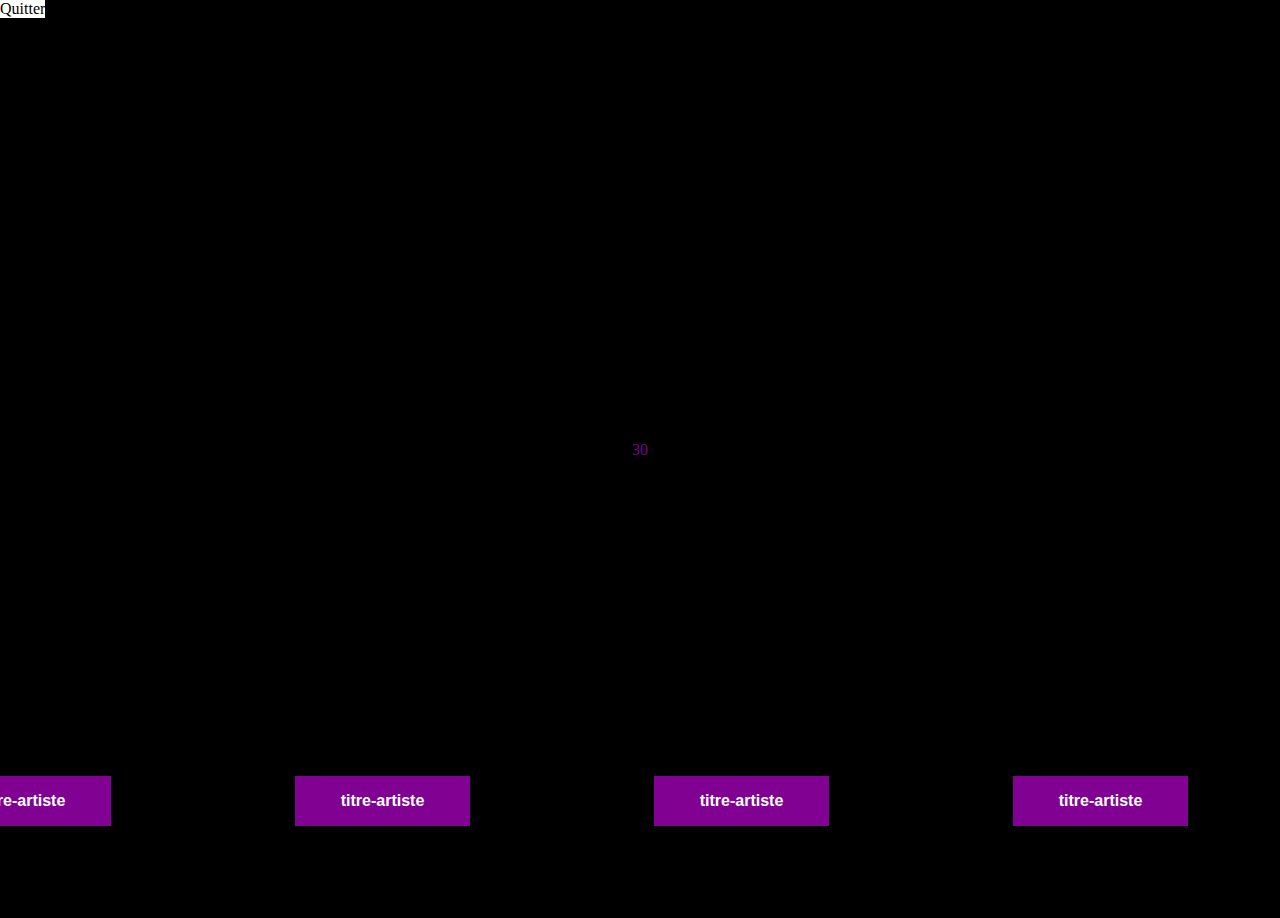
<file: homepage.html>
<!DOCTYPE html>
<html lang="en">

<head>
    <meta charset="UTF-8">
    <meta name="viewport" content="width=device-width, initial-scale=1.0">
    <link rel="stylesheet" href="homepage.css">
    <title>HomePage</title>
</head>

<body>

    <div class="exit-button">
        <button>Quitter</button>
    </div>
    <div class="chronometer">
        <span id="countdown">30</span> 
    </div>
    <div class="first-container">
        <a href="#">
            <div class="first-button">
                <p>
                    titre-artiste
                </p>
            </div>
        </a>
        <a href="#">
            <div class="second-button">
                <p>
                    titre-artiste
                </p>
            </div>
        </a>
        <a href="#">
            <div class="third-button">
                <p>
                    titre-artiste
                </p>
            </div>
        </a>
        <a href="#">
            <div class="fourth-button">
                <p>
                    titre-artiste
                </p>
            </div>
        </a>
    </div>
    <div class="container">
    </div>
    <script src="script.js"></script>
</body>

</html>
</file>
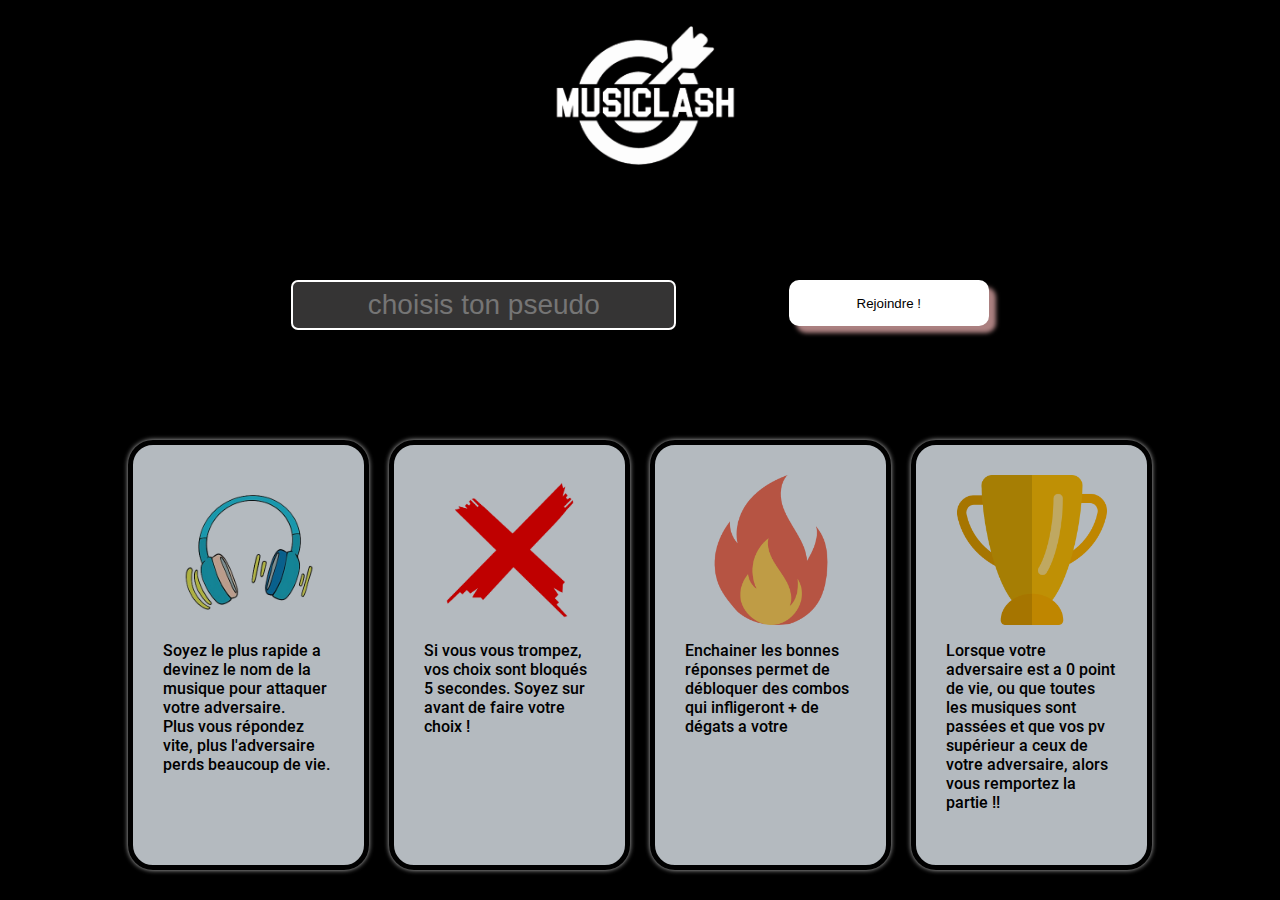
<file: joiningroom.html>
<!DOCTYPE html>
<html lang="en">
<head>
    <meta charset="UTF-8">
    <meta name="viewport" content="width=device-width, initial-scale=1.0">
    <link href="joiningroom.css" rel="stylesheet" />
    <title>Document</title>
</head>
<body>

    <header> <img src="logoblanc-removebg-preview 1.png" class="logoblancjoiningroom"> </header>
    
    <div class="labelandjoin">
    <label class="pseudoandjoin"> <input type="text" class="pseudoinput" placeholder="choisis ton pseudo"> <button class="buttonjoin"> Rejoindre !</button> </label>
    <div class="reglesjoin">

        <div class="regles regles1">
            <img src="casques.png" class="casque">
            <p> Soyez le plus rapide a devinez le nom de la musique pour attaquer votre adversaire. <br> Plus vous répondez vite, plus l'adversaire perds beaucoup de vie. </p>


        </div>
        <div class="regles regles2">
            <img src="vecteezy_red-cross-mark-on-transparent-background_17178056_166.png" class="croix">
            <p> Si vous vous trompez, vos choix sont bloqués 5 secondes. Soyez sur avant de faire votre choix ! </p>

        </div>
        <div class="regles regles3">
            <img src="426833.png" class="flamme"> <P>Enchainer les bonnes réponses permet de débloquer des combos qui infligeront + de dégats a votre</P>
        </div>
        <div class="regles regles4">
            <img src="3179856.png" class="trophée">
            <p> Lorsque votre adversaire est a 0 point de vie, ou que toutes les musiques sont passées et que vos pv supérieur a ceux de votre adversaire, alors vous remportez la partie !!  </p>
        </div>
    </div>
    
</div>

</body>
</html>
</file>
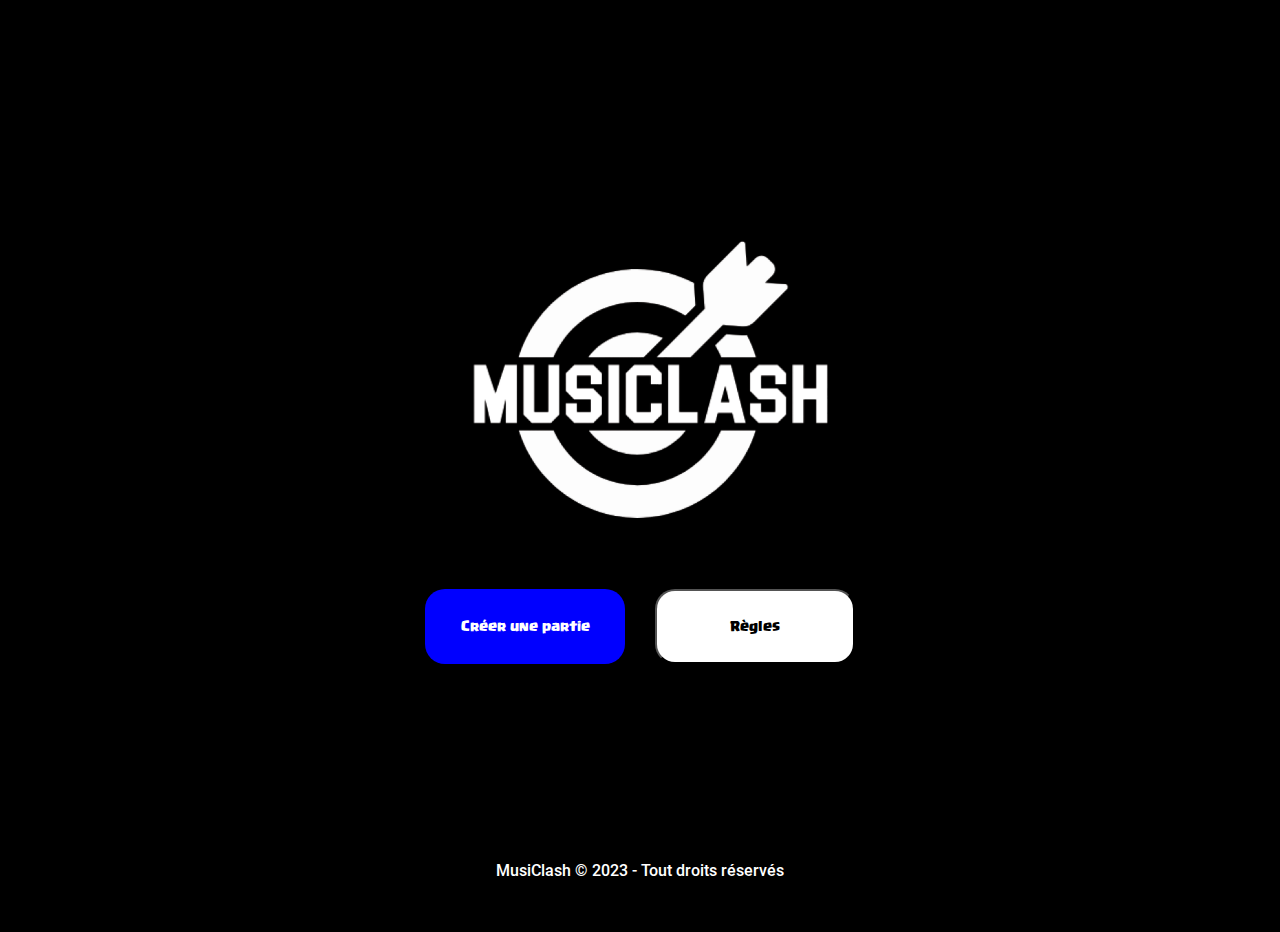
<file: menu.html>
<!DOCTYPE html>
<html lang="en">

<head>
    <meta charset="UTF-8">
    <meta name="viewport" content="width=device-width, initial-scale=1.0">
    <link rel="stylesheet" href="menu.css">
    <title>Index</title>
</head>

<body>
    <div class="indexpage">
        <img src="logohackaton.png" id="logo-index">

        <div class="buttons-index">

            <button class="roomcreate"> Créer une partie</button>
            <button class="reglesindex"> Règles </button>
        </div>
    </div>
    <footer>
        <p>MusiClash © 2023 - Tout droits réservés</p>
    </footer>
</body>

</html>
</file>
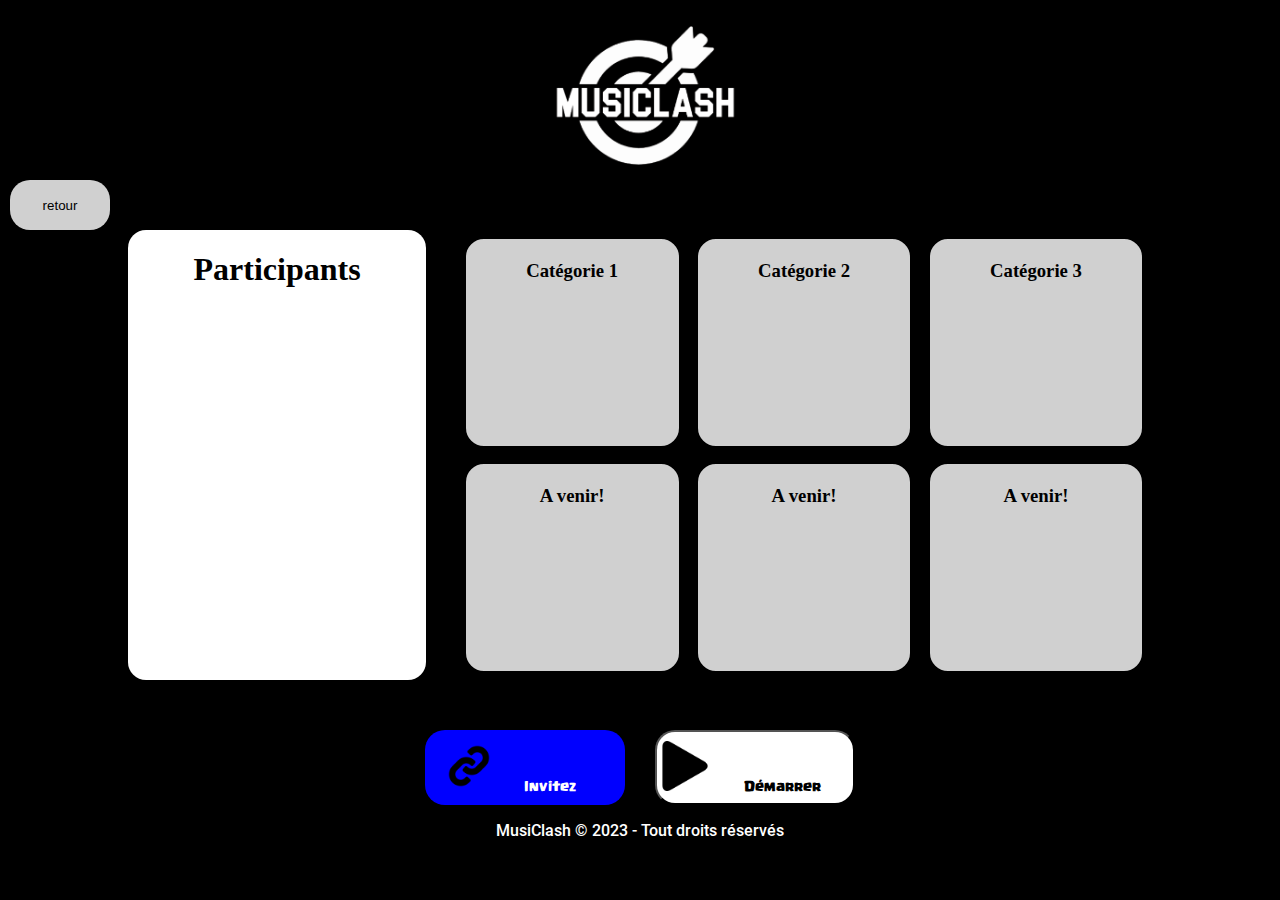
<file: pages/creationroom.html>
<!DOCTYPE html>
<html lang="en">
<head>
    <meta charset="UTF-8">
    <meta name="viewport" content="width=device-width, initial-scale=1.0">
    <link href="../styles/creationroom.css" rel="stylesheet" />
    <title>Document</title>
</head>
<body>

    <header> <img src="../images/logoblanc-removebg-preview 1.png" class="logoblancjoiningroom"> </header>
    <button class="return"> retour</button>
    <div class="categoriesparticipants">
        <div class="participants">
            <h1> Participants </h1>
        </div>
 

  <div class="categoriesContainer">
    <div class="flex-items"><h3>Catégorie 1</h3></div>
    <div class="flex-items"><h3>Catégorie 2</h3></div>
    <div class="flex-items"><h3>Catégorie 3</h3></div>
    <div class="flex-items"><h3>A venir!</h3></div>
    <div class="flex-items"><h3>A venir!</h3></div>
    <div class="flex-items"><h3>A venir!</h3></div>
 </div>
</div> 
  
<div class="buttons-index">

    <button class=" invitez"> <img src="../images/link.png" class="link">Invitez</button>
    <button class="demarrer"> <img src="../images/play-button-arrowhead.png" class="play"> Démarrer </button>
</div>

<footer> <p>MusiClash  © 2023 - Tout droits réservés</p></footer>


</body>
</html>
</file>
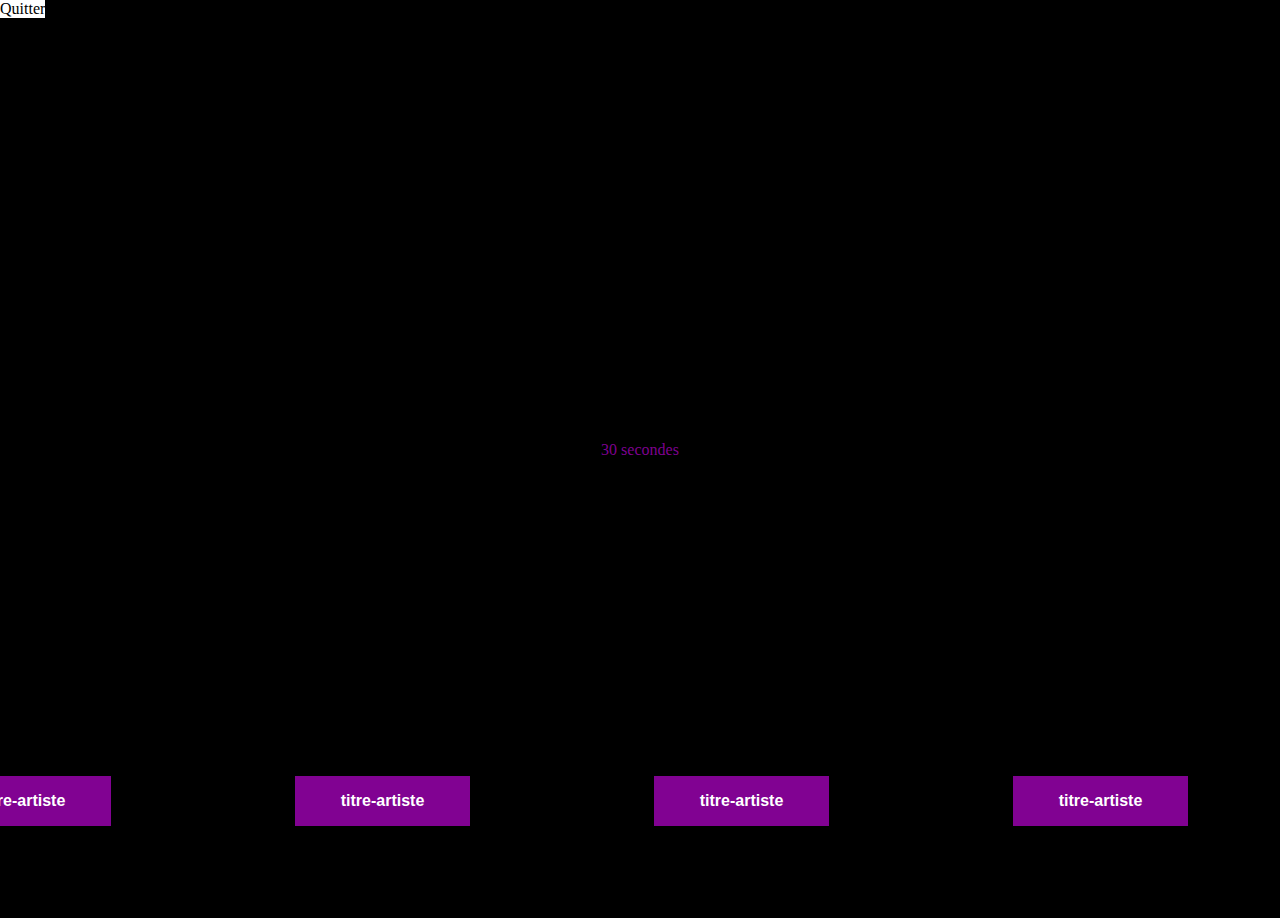
<file: pages/homepage.html>
<!DOCTYPE html>
<html lang="en">

<head>
    <meta charset="UTF-8">
    <meta name="viewport" content="width=device-width, initial-scale=1.0">
    <link rel="stylesheet" href="../styles/homepage.css">
    <title>HomePage</title>
</head>

<body>

    <div class="exit-button">
        <button>Quitter</button>
    </div>
    <div class="chronometer">
        <span id="countdown">30</span> 
    </div>
    <div class="first-container">
        <a href="#">
            <div class="first-button">
                <p>
                    titre-artiste
                </p>
            </div>
        </a>
        <a href="#">
            <div class="second-button">
                <p>
                    titre-artiste
                </p>
            </div>
        </a>
        <a href="#">
            <div class="third-button">
                <p>
                    titre-artiste
                </p>
            </div>
        </a>
        <a href="#">
            <div class="fourth-button">
                <p>
                    titre-artiste
                </p>
            </div>
        </a>
    </div>
    <div class="container">
    </div>
    <script src="../script/homepage.js"></script>
</body>

</html>
</file>
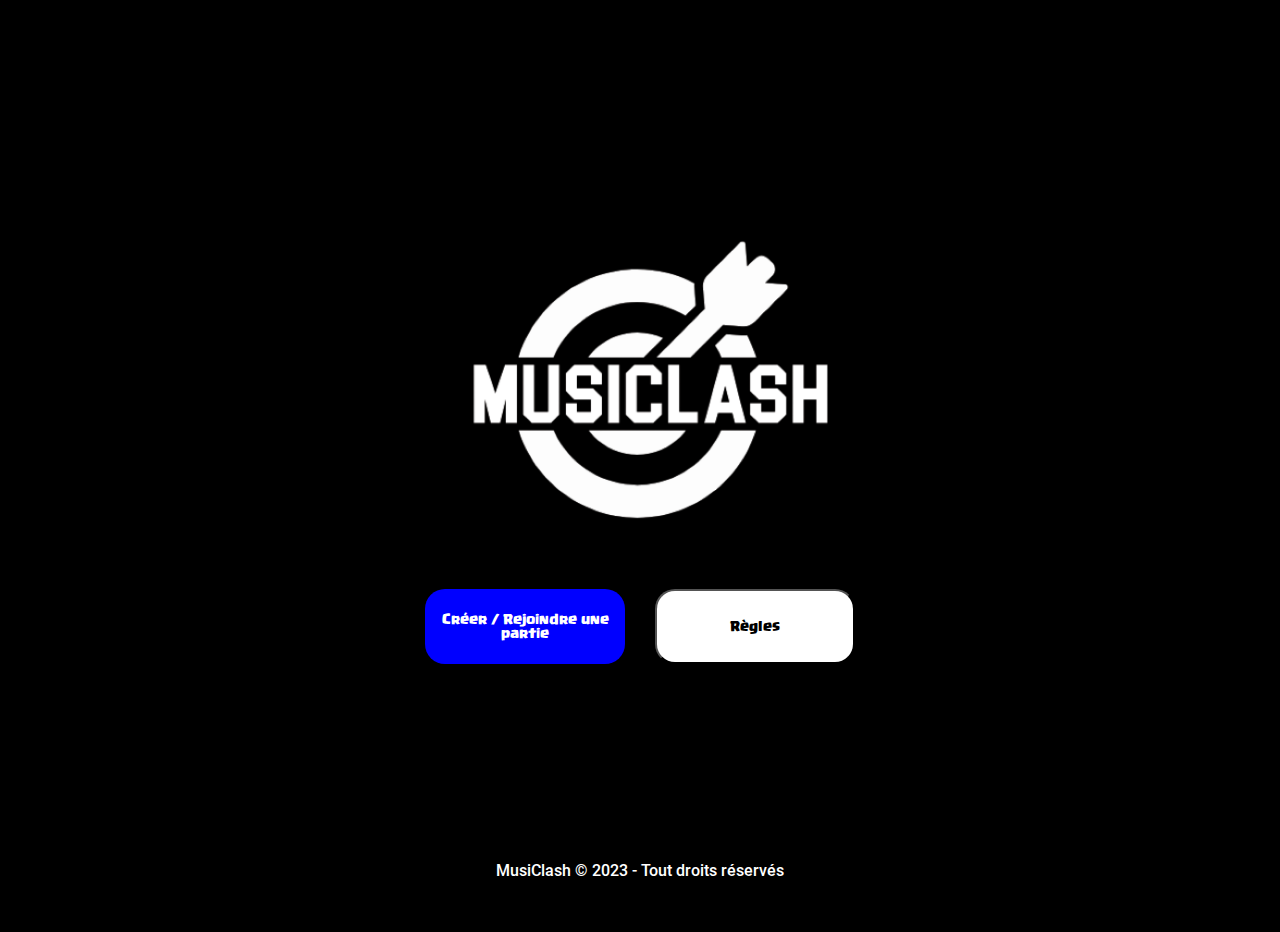
<file: pages/menu.html>
<!DOCTYPE html>
<html lang="en">

<head>
    <meta charset="UTF-8">
    <meta name="viewport" content="width=device-width, initial-scale=1.0">
    <link rel="stylesheet" href="../styles/menu.css">
    <title>Index</title>
</head>

<body>
    <div class="indexpage">
        <img src="../images/logoblanc-removebg-preview 1.png" id="logo-index">

        <div class="buttons-index">

            <button class="roomcreate"> Créer / Rejoindre une partie</button>
            <button class="reglesindex"> Règles </button>
        </div>
    </div>
    <footer>
        <p>MusiClash © 2023 - Tout droits réservés</p>
    </footer>
</body>

</html>
</file>
<file: homepage.css>
* {
    margin: 0;
    padding: 0;
    
}

body {
    background-color: rgb(0, 0, 0);
}

.first-container {
    display: flex;
    justify-content: end;
    align-items: end;
    height: 100vh;
}

.container {
    margin: auto;
    width: 50%;
    height: 100%;
    display: flex;
    grid-template-columns: 1fr 1fr 1fr 1fr 1fr;
}

p {
    line-height: 50px;
    text-decoration: none;
    font-family: sans-serif;
    font-weight: 600;
    text-align: center;
    color: rgb(255, 255, 255);
}

#countdown {
    display: flex;
    justify-content: center;
    align-items: center;
    width: 100%;
    height: 100%;
    color: hwb(293 1% 17% / 0.689);
}

a {
    display: flex;
    text-decoration: none;
    width: 100vh;
    
    color: rgb(0, 0, 0);
    border-radius: 50%;
    margin: 10vh;
    margin-top: 100px;

    text-align: center;
    transition: 0.5s;

}

@media (max-width: 1000px) {
    .container {
        margin-top: 60px;
        transform: translateX(25px);
        display: grid;
        grid-template-columns: 1fr;
        grid-template-rows: auto;
        width: 70%;
        height: 700px;
    }
}

.first-button,
.second-button,
.third-button,
.fourth-button {
    width: 175px;
    height: 50px;
    background-color: hwb(293 1% 17% / 0.689);
    border: 2px black solid;
    position: relative;
    overflow: hidden;
}

.fourth-button {
    z-index: 1;
}

.chronometer{
    position: absolute;
    top: 0;
    left: 0;
    width: 100%;
    height: 100%;
    display: flex;
    justify-content: center;
    align-items: center;
    transition: 0.5s;


}

exit-button {
    position: absolute;
    top: 50px;
    left: 50%;
    transform: translateX(-50%);
    background-color: red;
    padding: 10px 20px;
    border: none;
    border-radius: 5px;
    color: white;
    cursor: pointer;

}

.exit-button button {
    background: white;
    border: none;
    color: black;
    font: inherit;
    cursor: pointer;
}
</file>
<file: joiningroom.css>
@font-face {
    font-family: "supercell";
    src:
      local("supercell"),
      url("supercell-magic.ttf") }

      @font-face {
        font-family: 'roboto';
        src:
          local("roboto"),
          url("Roboto-Medium.ttf") }
    
    


body {
    background-color: black;
    margin: auto;
    padding: auto;
    height: 100vh;
}



header {
    width: 100%;
    height: 25vh;
    text-align: center;
    
}

.logoblancjoiningroom {
    width: 250px;
    height: 200px;
}


.labelandjoin {
    width: 100%;
    height: 70vh;
    /* background-color:red; */
    display: flex;
    align-items: center;
    justify-content: space-around;
    flex-direction: column;
}




.pseudoandjoin {
    display: flex;
    width: 90vh;
    justify-content: space-around;
    
}




.pseudoinput {
    height: 46px;
    display: block;
    border: none;
    background-color: rgba(176, 173, 173, 0.3);
   
    border-radius: 7px;
    
    font-size: 28px;
    color: rgba(255,255,255,.8);
    padding: 0 10px;   
    text-align: center;
    color: white;
    border: white 2px solid; 
}

.buttonjoin {
    width: 200px;
    height: 46px;
    border-radius: 10px;
    background: #FFF;
    box-shadow: 7px 7px 4px 0px #AB8080;
    border: none;
}


.reglesjoin {
    width: 80%;
    height: 40vh;
    
    display: flex;
    gap: 20px;

    
}


.regles {
    background-color: aliceblue;
    width: 25%;
    height: 100%;
    display: flex;
    flex-direction: column;
    align-items: center;
    border-radius: 25px;
    padding: 30px;
    border: 5px solid rgb(0, 0, 0);
    font-family: Roboto;
    box-shadow: 0px 0px 5px rgb(255, 255, 255);
    opacity: 75%;
    
}


.regles:hover {
    opacity: 100%;
        

}



.casque {
    width: 150px;
    height: 150px;
}



.casque:hover {
    rotate: 5deg;
}

.croix {
    width: 150px;
    height: 150px;
}

.croix:hover {
    rotate: -5deg;
}

.flamme:hover {
    rotate: 5deg;
    width: 200px;
    height: 200px;
}


.flamme {
    width: 150px;
    height: 150px;
}


.trophée {
    width: 150px;
    height: 150px;
}

.trophée:hover {
    rotate: -20deg;
}
</file>
<file: menu.css>
@font-face {
    font-family: "supercell";
    src:
        local("supercell"),
        url("supercell-magic.ttf")
}

@font-face {
    font-family: "roboto";
    src:
        local("roboto"),
        url("Roboto-Medium.ttf")
}


body {
    background-color: black;
    overflow: hidden;

}


#logo-index {
    width: 500px;
    height: 400px;
}

.indexpage {
    width: 100%;
    height: 93vh;
    display: flex;
    align-items: center;
    justify-content: center;
    flex-direction: column;
}

.buttons-index {
    display: flex;
    justify-content: center;
    gap: 30px
}

.roomcreate {
    background-color: #0000FF;
    border: none;
    color: #ffffff;
    font-family: "supercell";
    border-radius: 20px;
    width: 200px;
    height: 75px;


}

.reglesindex {
    background-color: white;

    border-radius: 20px;
    width: 200px;
    height: 75px;
    font-family: "supercell";

}

.roomcreate:hover {
    box-shadow: 10px 10px 5px 0px #ffff;
    -webkit-box-shadow: 10px 10px 5px 0px #ffff;
    -moz-box-shadow: 10px 10px 5px 0px #ffff;
}

.reglesindex:hover {
    box-shadow: 10px 10px 5px 0px #0000FF;
    -webkit-box-shadow: 10px 10px 5px 0px #0000FF;
    -moz-box-shadow: 10px 10px 5px 0px #0000FF;
}

footer {
    bottom: 50;
    height: 7vh;
}

footer p {
    color: white;
    text-align: center;
    font-family: 'roboto', sans-serif;
}
</file>
<file: styles/creationroom.css>
@font-face {
    font-family: "supercell";
    src:
      local("supercell"),
      url("../fonts/supercell-magic.ttf") }

      @font-face {
        font-family: 'roboto';
        src:
          local("roboto"),
          url("../fonts/Roboto-Medium.ttf") }
    
    


body {
    background-color: black;
    margin: auto;
    padding: auto;
    height: 100vh;
}

header {
    width: 100%;
    height: 20vh;
    text-align: center;
    
}

.logoblancjoiningroom {
    width: 250px;
    height: 200px;
}


.categoriesparticipants {
    width: 80%;
    height: 50vh;
    display: flex;
    align-items: center;
    justify-content: center;
    margin: auto;
    gap: 30px;
}

.categoriesContainer {
    width: 70%;
    height: 100%;
    display: flex;
    flex-direction: row;
    flex-wrap:  wrap;
    justify-content: space-around;
    border-radius: 18px;
}

.participants {
    text-align: center;
    width: 30%;
    height: 100%;
    background-color: white;
    border-radius: 18px;
}

/*.categories, .categorie {
    border: 2px solid black;
    display: flex;
    flex-wrap: wrap;
}*/

.flex-items {
    display: block;
    width: 30%;
    height: 45%;
    border: 2px solid #D0D0D0;
    border-radius: 18px;
    margin: auto;
    background-color: #D0D0D0;
}

.flex-items:hover{
    background-color: #000;
    border-color: #29F717;
    color: #fff;

}


h3 {
    display: flex;
    justify-content: center;
    align-items: center;
}
  
.buttons-index {
    display: flex;
    margin-top: 50px;
    justify-content: center;
    gap:30px
    }
    
    .invitez {
        background-color: #0000FF;
        border: none;
        color: #ffffff;
        font-family: "supercell";
        border-radius: 20px;
        width: 200px;
        height: 75px;
        
     
    
    }
    
    .demarrer {
        background-color: white;
        text-align: center;
        border-radius: 20px;
        width: 200px;
        height: 75px;
        font-family: "supercell";
        
    }
    
    .invitez:hover{
        box-shadow: 10px 10px 5px 0px #ffff;
        -webkit-box-shadow: 10px 10px 5px 0px #ffff;  
        -moz-box-shadow: 10px 10px 5px 0px #ffff;
    }
    
    .demarrer:hover  {
        box-shadow: 10px 10px 5px 0px #0000FF;
        -webkit-box-shadow: 10px 10px 5px 0px #0000FF;  
        -moz-box-shadow: 10px 10px 5px 0px #0000FF;
    }



footer  {
    bottom: 50;
    height: 7vh;
}

footer p {
    color: white;
    text-align: center;
    font-family: 'roboto', sans-serif;
}


.link {
    width: 50px;
    height: 50px;
    position: relative;
    right: 30px;

}

.play {
    width: 50px;
    height: 50px;
    position: relative;
    right: 30px;
}

.return {
    width: 100px;
    height: 50px;
    background-color: #D0D0D0;
    border: none;
    border-radius: 20px;
    margin-left: 10px
}


.return:hover {
    background-color: #EE0808;
  

}
</file>
<file: styles/homepage.css>
* {
    margin: 0;
    padding: 0;
    
}

body {
    background-color: rgb(0, 0, 0);
}

.first-container {
    display: flex;
    justify-content: end;
    align-items: end;
    height: 100vh;
}

.container {
    margin: auto;
    width: 50%;
    height: 100%;
    display: flex;
    grid-template-columns: 1fr 1fr 1fr 1fr 1fr;
}

p {
    line-height: 50px;
    text-decoration: none;
    font-family: sans-serif;
    font-weight: 600;
    text-align: center;
    color: rgb(255, 255, 255);
}

#countdown {
    display: flex;
    justify-content: center;
    align-items: center;
    width: 100%;
    height: 100%;
    color: hwb(293 1% 17% / 0.689);
}

a {
    display: flex;
    text-decoration: none;
    width: 100vh;
    
    color: rgb(0, 0, 0);
    border-radius: 50%;
    margin: 10vh;
    margin-top: 100px;

    text-align: center;
    transition: 0.5s;

}

@media (max-width: 1000px) {
    .container {
        margin-top: 60px;
        transform: translateX(25px);
        display: grid;
        grid-template-columns: 1fr;
        grid-template-rows: auto;
        width: 70%;
        height: 700px;
    }
}

.first-button,
.second-button,
.third-button,
.fourth-button {
    width: 175px;
    height: 50px;
    background-color: hwb(293 1% 17% / 0.689);
    border: 2px black solid;
    position: relative;
    overflow: hidden;
}

.fourth-button {
    z-index: 1;
}

.chronometer{
    position: absolute;
    top: 0;
    left: 0;
    width: 100%;
    height: 100%;
    display: flex;
    justify-content: center;
    align-items: center;
    transition: 0.5s;


}

exit-button {
    position: absolute;
    top: 50px;
    left: 50%;
    transform: translateX(-50%);
    background-color: red;
    padding: 10px 20px;
    border: none;
    border-radius: 5px;
    color: white;
    cursor: pointer;

}

.exit-button button {
    background: white;
    border: none;
    color: black;
    font: inherit;
    cursor: pointer;
}
</file>
<file: styles/menu.css>
@font-face {
    font-family: "supercell";
    src:
        local("supercell"),
        url("../fonts/supercell-magic.ttf")
}

@font-face {
    font-family: "roboto";
    src:
        local("roboto"),
        url("../fonts/Roboto-Medium.ttf")
}


body {
    background-color: black;
    overflow: hidden;

}


#logo-index {
    width: 500px;
    height: 400px;
}

.indexpage {
    width: 100%;
    height: 93vh;
    display: flex;
    align-items: center;
    justify-content: center;
    flex-direction: column;
}

.buttons-index {
    display: flex;
    justify-content: center;
    gap: 30px
}

.roomcreate {
    background-color: #0000FF;
    border: none;
    color: #ffffff;
    font-family: "supercell";
    border-radius: 20px;
    width: 200px;
    height: 75px;


}

.reglesindex {
    background-color: white;

    border-radius: 20px;
    width: 200px;
    height: 75px;
    font-family: "supercell";

}

.roomcreate:hover {
    box-shadow: 10px 10px 5px 0px #ffff;
    -webkit-box-shadow: 10px 10px 5px 0px #ffff;
    -moz-box-shadow: 10px 10px 5px 0px #ffff;
}

.reglesindex:hover {
    box-shadow: 10px 10px 5px 0px #0000FF;
    -webkit-box-shadow: 10px 10px 5px 0px #0000FF;
    -moz-box-shadow: 10px 10px 5px 0px #0000FF;
}

footer {
    bottom: 50;
    height: 7vh;
}

footer p {
    color: white;
    text-align: center;
    font-family: 'roboto', sans-serif;
}
</file>
